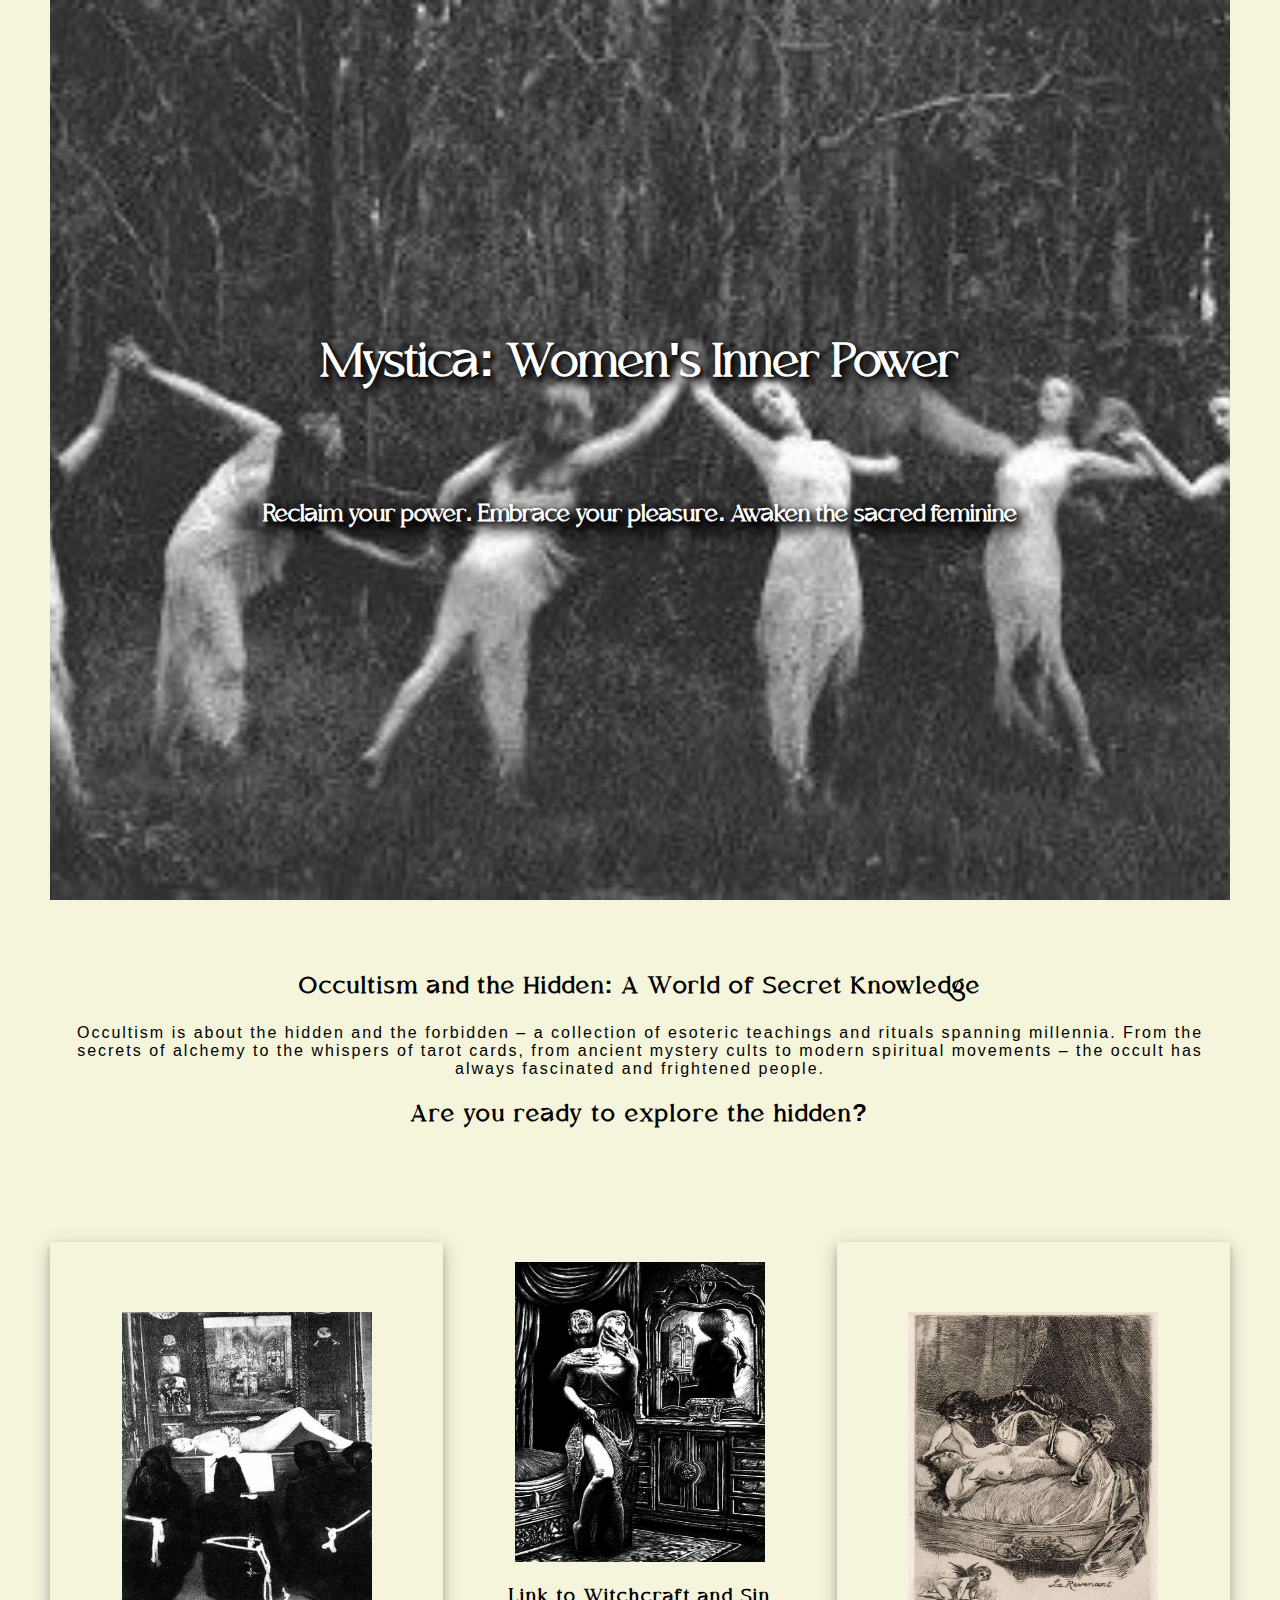
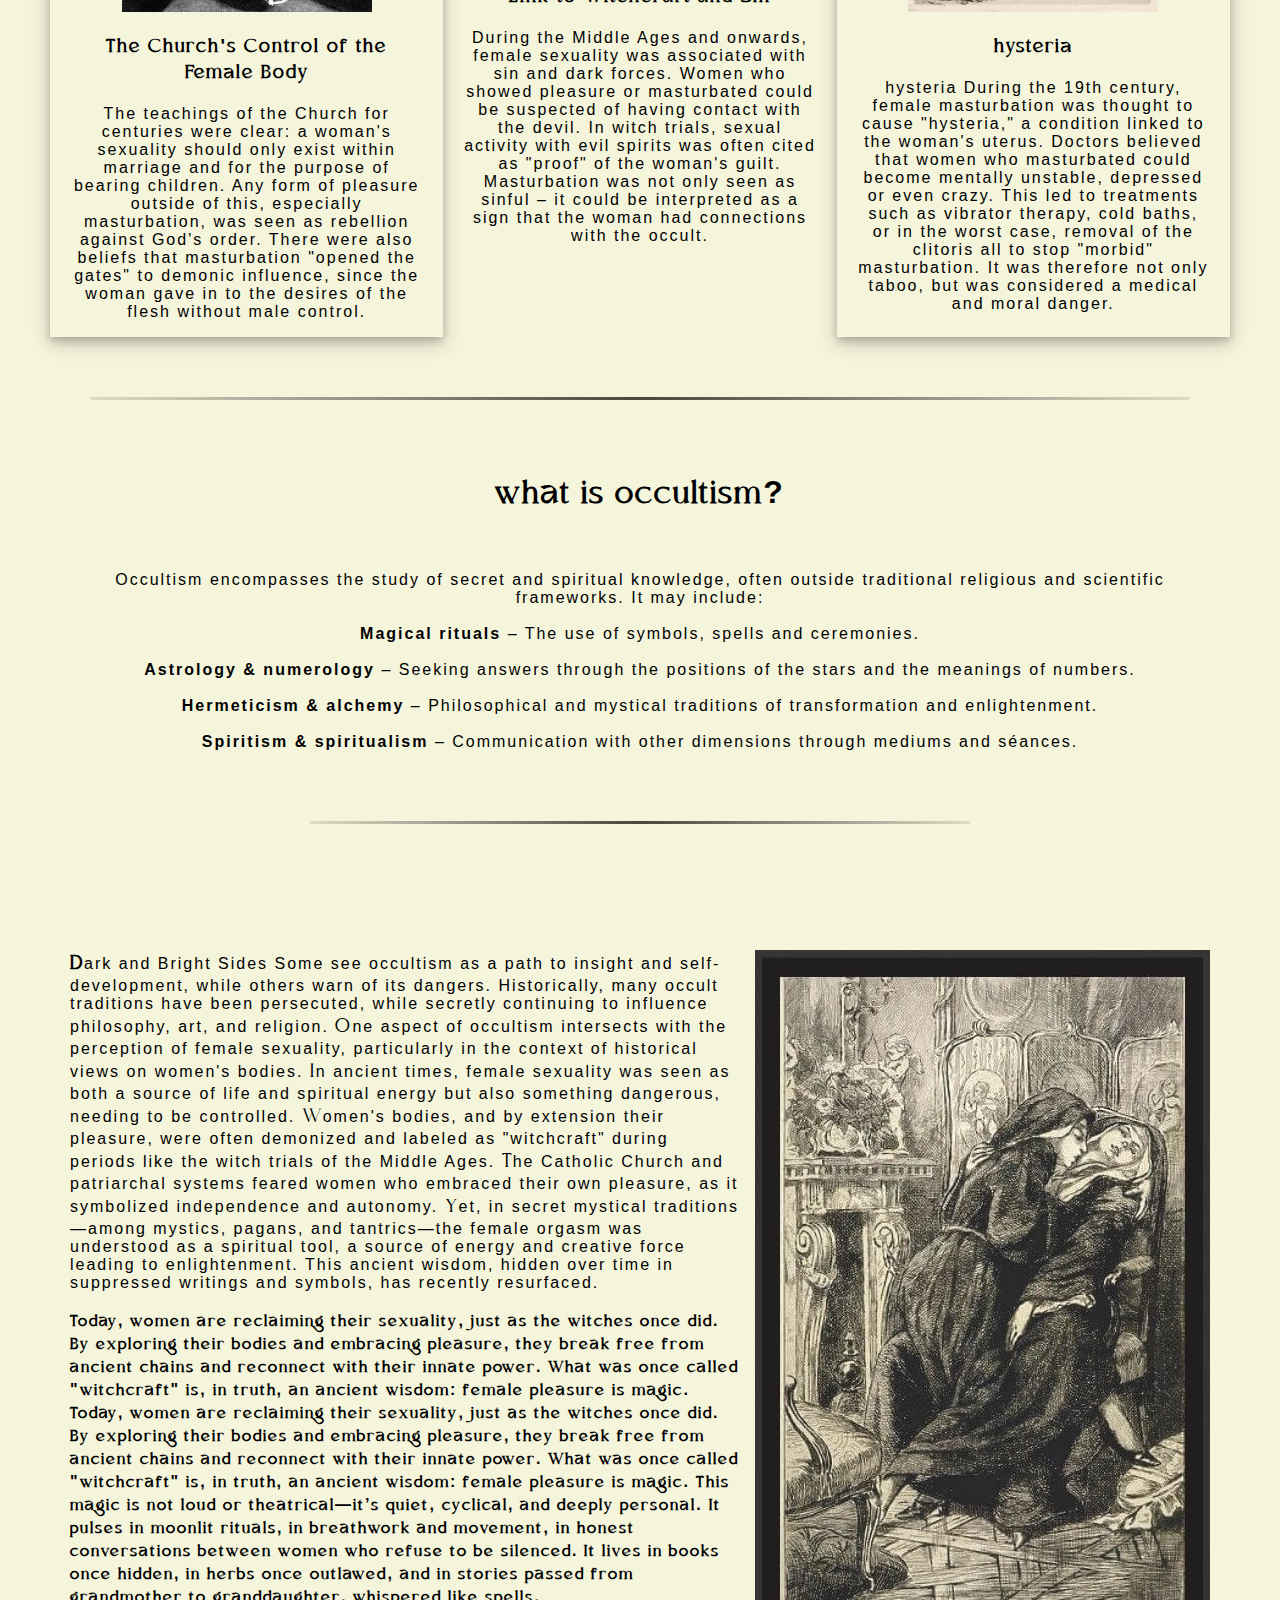
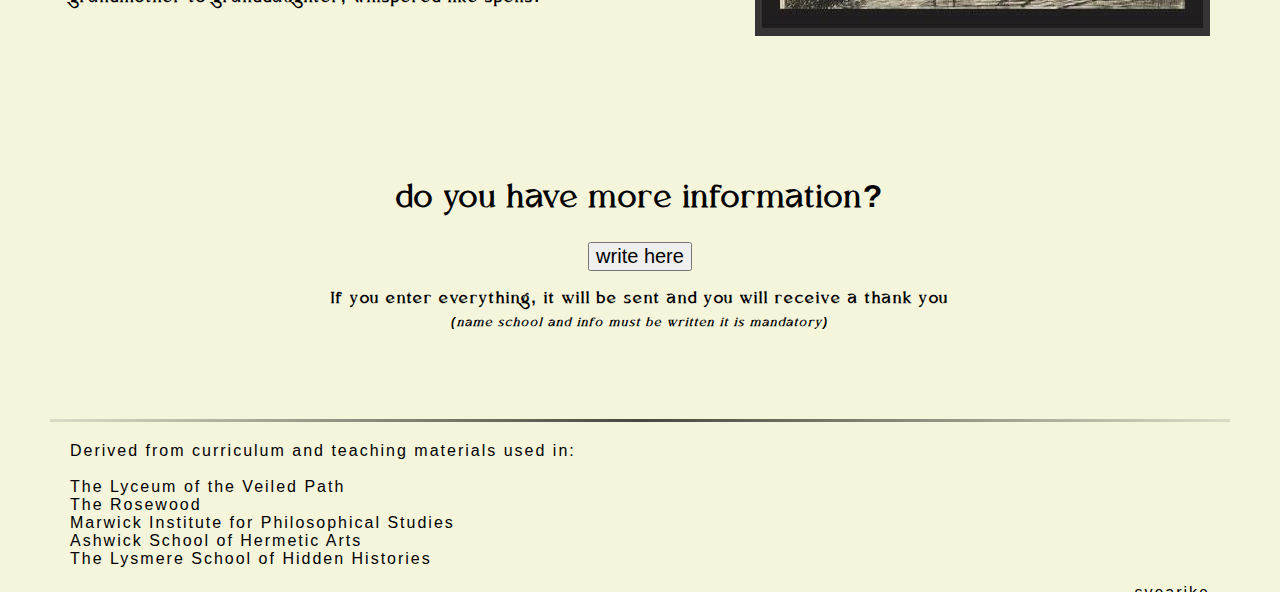
<file: index.html>
<!DOCTYPE html>
<html lang="en">
<head>
    <meta charset="UTF-8">
    <meta name="viewport" content="width=device-width, initial-scale=1.0">
    <title>Redirecting...</title>
    <meta http-equiv="refresh" content="0; url=ocult.html">
</head>
<body>
    <h1>hej hej hej</h1>
    <p>Du blir omdirigerad till <a href="ocult.html">ocult.html</a></p>
</body>
</html>
</file>
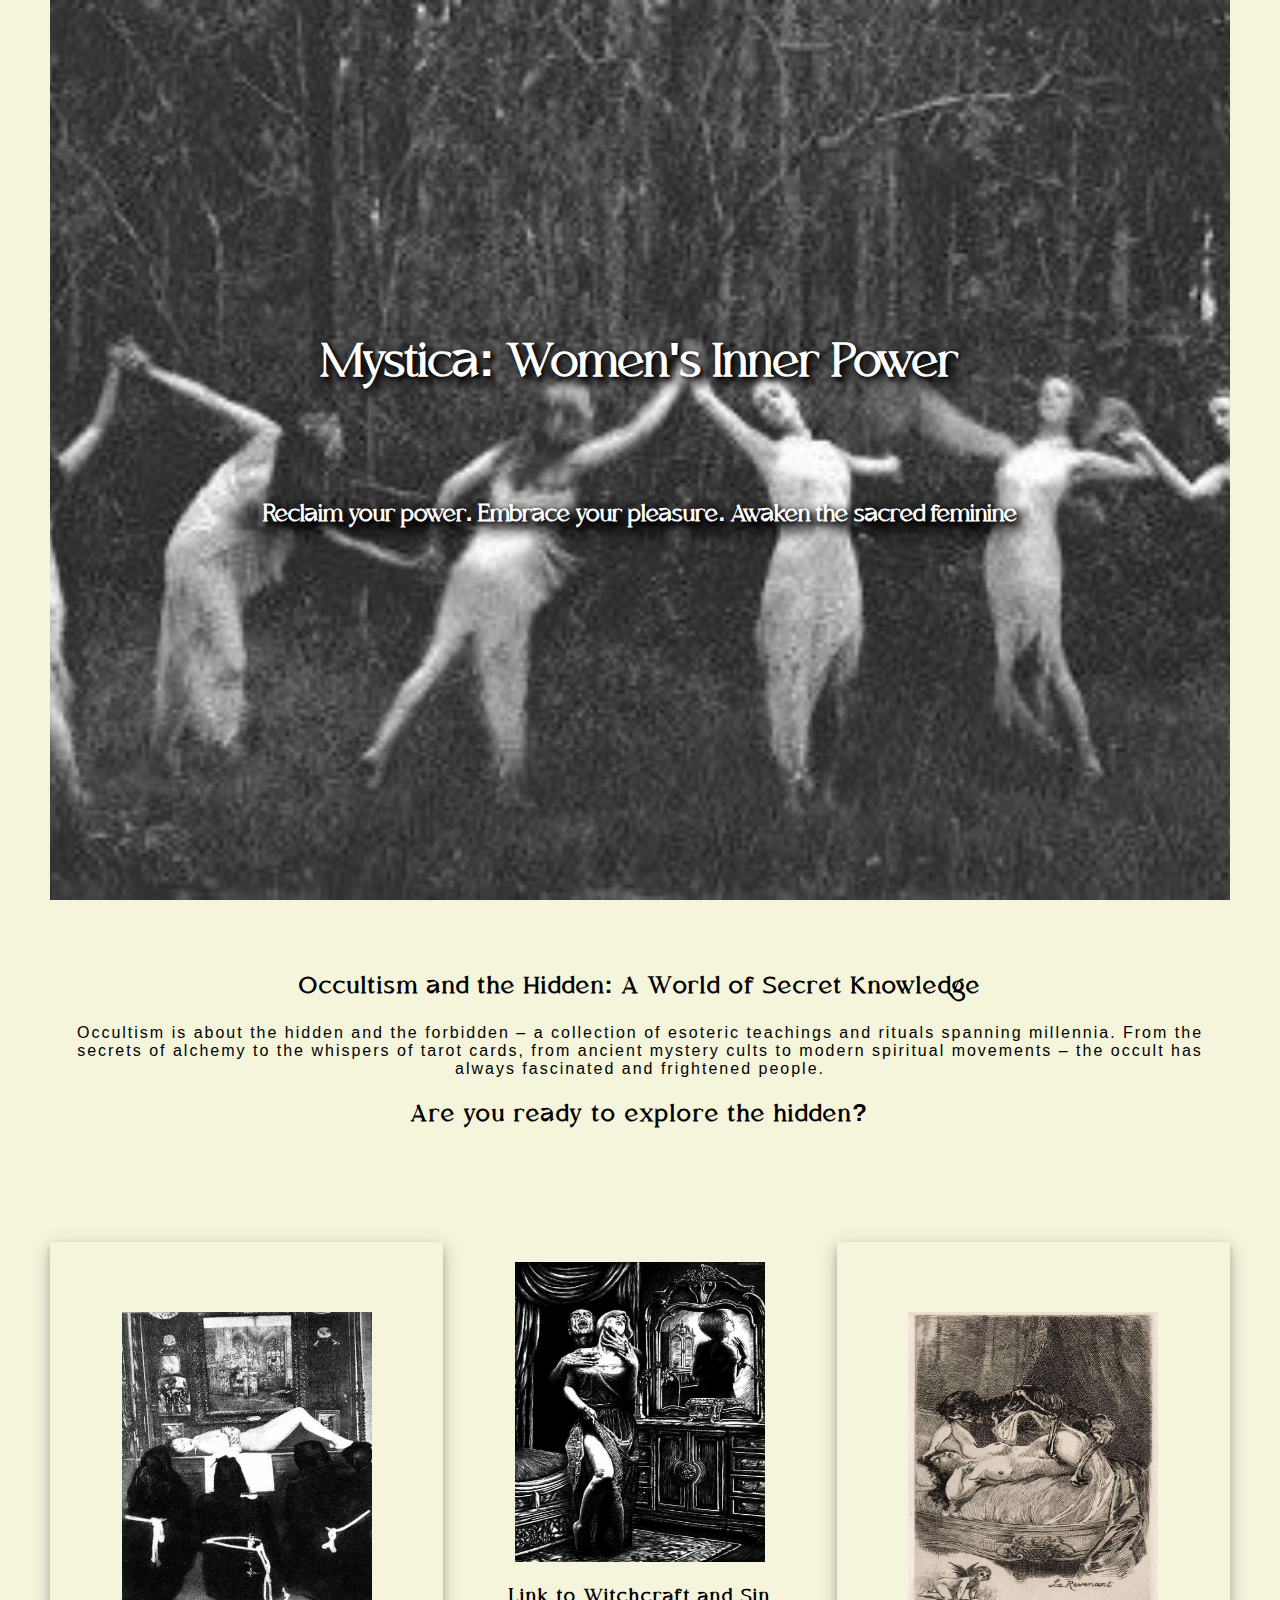
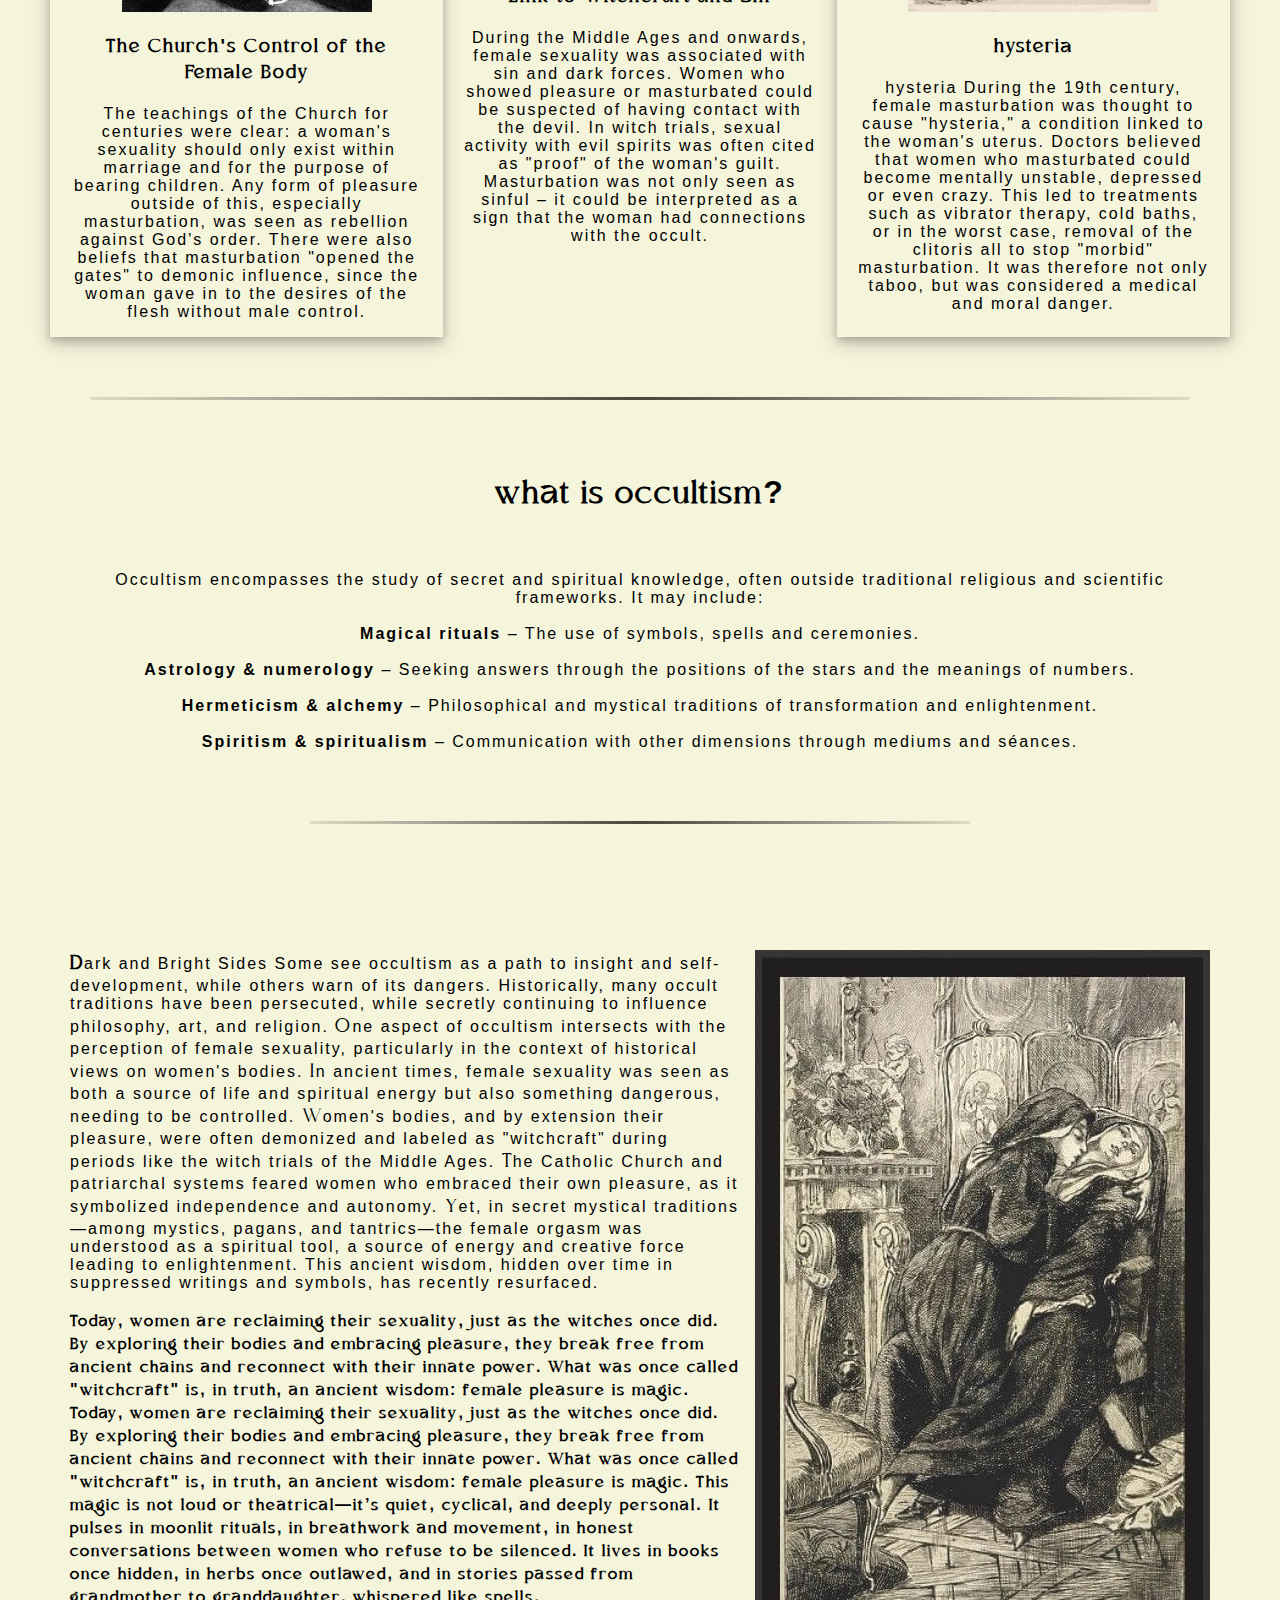
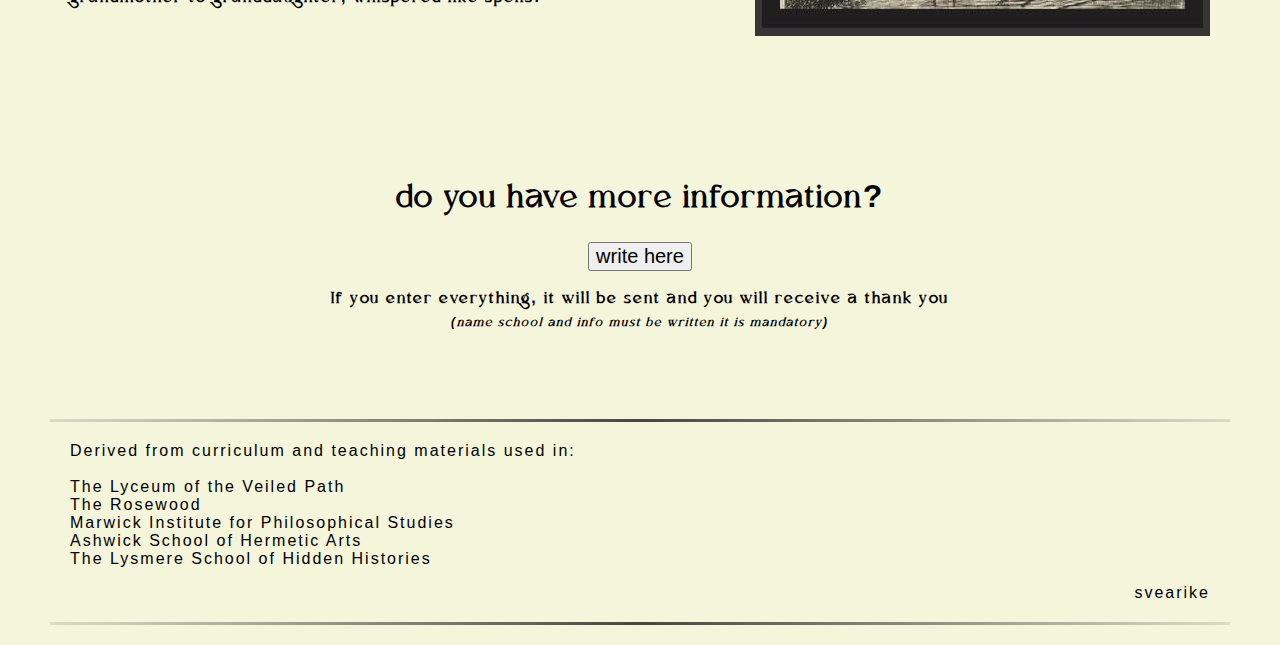
<file: ocult.html>
<!DOCTYPE html>
<html lang="en">
<head>
    <meta charset="UTF-8">
    <meta name="viewport" content="width=device-width, initial-scale=1.0">
    <link rel="stylesheet" href="ocult.css">
    <title>Ocult</title>
</head>
<body>
    <div class="hero">
       <h1>Mystica: Women's Inner Power</h1> 
       <h2>Reclaim your power. Embrace your pleasure. Awaken the sacred feminine</h2>
</div>

<div class="start">
    <h2>Occultism and the Hidden: A World of Secret Knowledge </h2>
    <p>
       Occultism is about the hidden and the forbidden – a collection of esoteric teachings and rituals spanning millennia. From the secrets of alchemy to the whispers of tarot cards, from ancient mystery cults to modern spiritual movements – the occult has always fascinated and frightened people.
    </p>
    <h2>Are you ready to explore the hidden?</h2>
</div>

<div class="row">
    <div class="column skall">
     <img src="nun.jpg" alt="" class="utt">
     <h3>The Church's Control of the Female Body</h3>
     <p>
      The teachings of the Church for centuries were clear: a woman's sexuality should only exist within marriage and for the purpose of 
      bearing children. Any form of pleasure outside of this, especially masturbation, was seen as rebellion against God's order. There were also beliefs
    that masturbation "opened the gates" to demonic influence, since the woman gave in to the desires of the flesh without male control.
</p>
    </div>
    <div class="column mitten"  >
     <img src="women_vimperie.jpg" alt="">
     <h3>Link to Witchcraft and Sin</h3>
     <p>
     During the Middle Ages and onwards, female sexuality was associated with sin and dark forces. Women who showed pleasure or masturbated
     could be suspected of having contact with the devil. In witch trials, sexual activity with evil spirits was often cited as "proof" 
     of the woman's guilt. Masturbation was not only seen as sinful – it could be interpreted as a sign that the woman had connections with the occult.
     </p>
    </div>
    <div class="column skall">
        <img src="tjej_skilet.jpg" alt="" class="utt">
        <h3>hysteria</h3>
        <p>hysteria
         During the 19th century, female masturbation was thought to cause "hysteria," a condition linked to the woman's uterus. Doctors believed that
         women who masturbated could become mentally unstable, depressed 
         or even crazy. This led to treatments such as vibrator therapy, cold baths, or in the worst case, removal of the clitoris 
         all to stop "morbid" masturbation. It was therefore not only taboo, but was considered a medical and moral danger.
        </p>
           </div>
  </div>
 
<div class="info">
    <hr class="divider">
    <h1>what is occultism? </h1>
    <br>
        <p>
        Occultism encompasses the study of secret and spiritual knowledge, often outside traditional religious and scientific frameworks. It may include:
        <br>
        <br>
       <span class="bl"> Magical rituals </span>– The use of symbols, spells and ceremonies.
        <br>
        <br>
       <span class="bl">Astrology & numerology</span> – Seeking answers through the positions of the stars and the meanings of numbers.
        <br>
        <br>
       <span class="bl">Hermeticism & alchemy </span>– Philosophical and mystical traditions of transformation and enlightenment.
        <br>
        <br>
       <span class="bl">Spiritism & spiritualism </span>– Communication with other dimensions through mediums and séances.
    </p>
        <hr class="divider-s">
</div>
<div class="info2">
  
    <p><img src="nunorlove.jpg" alt="" class="info2img">
        <span class="sbl">D</span>ark and Bright Sides
        Some see occultism as a path to insight and self-development, while others warn of its dangers. Historically, many occult traditions have been persecuted, while secretly continuing to influence philosophy, art, and religion.
        
        <span class="sl">O</span>ne aspect of occultism intersects with the perception of female sexuality, particularly in the context of historical views on women's bodies. <span class="sl">I</span>n ancient times, female sexuality was seen as both a source of life and spiritual energy but also something dangerous, needing to be controlled. <span class="sl">W</span>omen's bodies, and by extension their pleasure, were often demonized and labeled as "witchcraft" during periods like the witch trials of the Middle Ages. <span class="sl">T</span>he Catholic Church and patriarchal systems feared women who embraced their own pleasure, as it symbolized independence and autonomy.
        
         <span class="sl">Y</span>et, in secret mystical traditions—among mystics, pagans, and tantrics—the female orgasm was understood as a spiritual tool, a source of energy and creative force leading to enlightenment. This ancient wisdom, hidden over time in suppressed writings and symbols, has recently resurfaced.
        <br>
        <br>
        <span class="sblf">
        Today, women are reclaiming their sexuality, just as the witches once did. By exploring their bodies and embracing pleasure, they break free from ancient chains and reconnect with their innate power. What was once called "witchcraft" is, in truth, an ancient wisdom: female pleasure is magic.
        Today, women are reclaiming their sexuality, just as the witches once did. By exploring their bodies and embracing pleasure, they break free from ancient chains and reconnect with their innate power. What was once called "witchcraft" is, in truth, an ancient wisdom: female pleasure is magic.

        This magic is not loud or theatrical—it’s quiet, cyclical, and deeply personal. It pulses in moonlit rituals, in breathwork and movement, in honest conversations between women who refuse to be silenced. It lives in books once hidden, in herbs once outlawed, and in stories passed from grandmother to granddaughter, whispered like spells.
    </span>
    </p>

</div>
<div class="break"></div> 
<div class="du">
    <h1>do you have more information?</h1>
    <button class="button-du" onclick="getUserInfo()">write here</button>
    <p>If you enter everything, it will be sent and you will receive a thank you <br>
        <em class="fint">  (name school and info must be written it is mandatory)</em>
    </p>  
     
    <p id="demo"></p>
</div>


<!-- Popuprutan -->
<div id="overlay" class="overlay">
    <div class="popup">
      <h2>Write your information</h2>
      <input id="nameInput" type="text" placeholder="Name">
      <input id="schoolInput" type="text" placeholder="School or Company">
      <input id="infoInput" type="text" placeholder="Your info">
      <button onclick="submitInfo()">Send</button>
    </div>
  </div>
  
  <!-- Visar användarens text -->
 


<div class="kontakt">
    <hr class="divider slut">
<div class="skola">
    <p>
    Derived from curriculum and teaching materials used in:
    <br>
    <br>
    The Lyceum of the Veiled Path
    <br>
    The Rosewood
    <br>
    Marwick Institute for Philosophical Studies
    <br>
    Ashwick School of Hermetic Arts
    <br>
    The Lysmere School of Hidden Histories  
    </p>
</div>

<div class="plats">
    
    <p>svearike</p>
</div>
</div>
<hr class="divider">


<script>
function getUserInfo() {
  document.getElementById("overlay").style.display = "flex";
}

function submitInfo() {
  const name = document.getElementById("nameInput").value;
  const school = document.getElementById("schoolInput").value;
  const info = document.getElementById("infoInput").value;
if(name && school && info){
  document.getElementById("demo").innerHTML = `
    <strong>thank you ${name}</strong><br>
   
  `;}

  else {
    // Gör inget
    document.getElementById("demo").innerHTML = "";
  }
  document.getElementById("overlay").style.display = "none";
}

    
    </script>
</body>
</html>
</file>
<file: ocult.css>
@font-face {
    font-family: 'Moglan';
    src: url('Moglan_DEMO.ttf') format('truetype');
    font-weight: normal;
    font-style: normal;
}

body{
    background-color: beige;
    padding: 0;
    font-family: sans-serif;
    padding-left: 50px ;
    padding-right: 50px ;
    box-sizing: border-box;
    padding-top: 0;
    margin: 0;
}

.hero {
  display: flex;
  flex-direction: column;        /* ← Detta gör att innehållet staplas vertikalt */
  justify-content: center;
  align-items: center;

  height: 100vh;
  background-image: url(header.jpg);
  background-size: cover;
  background-position: center;
  background-attachment: fixed;

  
}
.hero h1 {
    transform: translateY(-50px); /* flyttar upp texten */
    color: white;
    font-size: 3rem;
    text-shadow:  
       2px 2px 4px rgba(0, 0, 0, 0.9),
       4px 4px 8px rgba(0, 0, 0, 0.8),
       6px 6px 12px rgba(0, 0, 0, 0.6);
    font-family: 'Moglan', sans-serif;
    font-weight: bold;
}
.hero h2{
  text-shadow:  rgb(0, 0, 1);
  font-family: 'Moglan', sans-serif;
  color: white;
  text-shadow:
    2px 2px 4px rgba(0, 0, 0, 0.9),
    4px 4px 8px rgba(0, 0, 0, 0.8),
    6px 6px 12px rgba(0, 0, 0, 0.6),
    8px 8px 14px rgba(0, 0, 0, 0.6),
    10px 10px 16px rgba(0, 0, 0, 0.6);

}
.start{
  text-align: center;
  padding-top: 50px;
  padding-bottom: 50px;
  
}
.start h2{
  font-family: 'Moglan', sans-serif;
  letter-spacing: 2px;
}

.row {
    display: flex;
    box-sizing: border-box;
    padding-top: 40px;
    text-align: center;
    align-items: stretch;
  }

  .row img{
    width: 250px;
    height: 300px;
  }
  .row h3,p{
    padding-left: 20px;
    padding-right: 20px;
    letter-spacing: 2px;
  }
  h3{
    font-family: 'Moglan', sans-serif;
  }
  .column {
   
    flex: 33%;
    align-items: center;
    margin: 0 auto;
  }
  .utt{
    padding-top: 70px;
  }
  .mitten{
    padding-top: 20px;
  }
  .skall{
    box-shadow: 0 4px 8px 0 rgba(0, 0, 0, 0.2), 0 6px 20px 0 rgba(0, 0, 0, 0.19);
    
  }

.info{
  padding: 40px;
  text-align: center;
  letter-spacing: 2px;
}
.info p{
  
  padding-bottom: 50px;
}
.info h1{
  
  font-family: 'Moglan', sans-serif;
  letter-spacing: 2px;
  font-weight: bold;
  padding-top: 50px;
}
.sblf{
  font-family: 'Moglan', sans-serif;
  letter-spacing: 2px;
  font-weight: bold;
 
}
.sbl{
  font-family: 'Moglan', sans-serif;
  letter-spacing: 2px;
  font-weight: bold;
  font-size: 20px;
}
.sl{
  font-family: 'Moglan', sans-serif;
  font-size: 20px;
}
.bl{
  font-weight: bold;
}

.du{
  text-align: center;
  padding-top: 100px;
  font-family: 'Moglan', sans-serif;
  letter-spacing: 2px;
  font-weight: bold;
  padding-bottom: 50px;
}
.fint{
  font-size: 12px;
}
.button-du{
  font-size: 20px;
}

.break {
  clear: both;
}
.overlay {
  position: fixed;
  top: 0; left: 0;
  width: 100%; height: 100%;
  background: rgba(0, 0, 0, 0.7);
  display: none;
  justify-content: center;
  align-items: center;
  z-index: 999;
}

.popup {
  background: white;
  padding: 20px 30px 20px 10px;
  border-radius: 10px;
  text-align: center;
  width: 350px;
  box-shadow: 0 0 10px black;
 
}

.popup input {
  display: block;
  width: 100%;
  padding: 10px;
  margin: 10px 0;
}

.popup button {
  margin-top: 10px;
  padding: 10px 20px;
}


.divider {
  border: none;
  height: 3px; /* Linjens tjocklek */
  background: linear-gradient(to right, rgba(0, 0, 0, 0.1), rgba(0, 0, 0, 0.712), rgba(0, 0, 0, 0.1)); /* Skuggeffekt från mitten */
  margin: 20px 0; /* Avstånd ovanför och under linjen */
  width: 100%; /* Bredden på linjen */
  margin-left: auto;
  margin-right: auto; /* Centrerar linjen */
}
.divider-s {
  border: none;
  height: 3px; /* Linjens tjocklek */
  background: linear-gradient(to right, rgba(0, 0, 0, 0.1), rgba(0, 0, 0, 0.712), rgba(0, 0, 0, 0.1)); /* Skuggeffekt från mitten */
  margin: 20px 0; /* Avstånd ovanför och under linjen */
  width: 60%;/* Bredden på linjen */
  margin-left: auto;
  margin-right: auto; /* Centrerar linjen */
}
.info2{
  letter-spacing: 2px;
  padding-top: 50px;
  padding-bottom: 30px;
}
.info2img{
  float: right;
  padding-left: 15px;
  padding-bottom: 10px;
}
.kontakt{
  display: inline;
}

.plats{
  text-align: right;
}


@media (max-width: 890px) {
  body{
    background-color: beige;
    
    font-family: sans-serif;
    
    box-sizing: border-box;
    padding-top: 0;
    margin: 0;
}
  hero {
    display: flex;
          
    
    align-items: center;
  
    height: 100vh;
    background-image: url(header.jpg);
    background-size: cover;
    background-position: center;
   
    
    
  }
  .hero h1 {
      transform: translateY(-50px); /* flyttar upp texten */
      color: white;
      font-size: 2,5rem;
      text-shadow:  
         2px 2px 4px rgba(0, 0, 0, 0.9),
         4px 4px 8px rgba(0, 0, 0, 0.8),
         6px 6px 12px rgba(0, 0, 0, 0.6);
      font-family: 'Moglan', sans-serif;
      font-weight: bold;
      letter-spacing: 3px;
      text-align: center;
  }
  .hero h2{
    text-align: center;
    letter-spacing: 3px;
    font-family: 'Moglan', sans-serif;
    font-size: 15px;
    color: white;
    text-shadow:
      2px 2px 4px rgba(0, 0, 0, 0.9),
      4px 4px 8px rgba(0, 0, 0, 0.8),
      6px 6px 12px rgba(0, 0, 0, 0.6),
      8px 8px 14px rgba(0, 0, 0, 0.6),
      10px 10px 16px rgba(0, 0, 0, 0.6);
  
  }
  
  .row {
    display: block;
    box-sizing: border-box;
    padding-top: 40px;
    text-align: center;
    align-items: stretch;
    overflow-x: none;
    
  }
 

  .row img{
    width: 250px;
    height: 300px;
  }
  .row h3,p{
    padding-left: 20px;
    padding-right: 20px;
    letter-spacing: 2px;
    padding-bottom: 10px;
  }
  h3{
    font-family: 'Moglan', sans-serif;
  }
 
 
  .skall{
    box-shadow: 0 4px 8px 0 rgba(0, 0, 0, 0.2), 0 6px 20px 0 rgba(0, 0, 0, 0.19);
    
  }
  .info2img{
    width: 300px;
    float: right;
    padding-left: 15px;
    padding-bottom: 10px;
  }
}
@media (max-width: 650px){

  
  .hero h1 {
    transform: translateY(-50px); /* flyttar upp texten */
    color: white;
    font-size: 2,5rem;
    text-shadow:  
       2px 2px 4px rgba(0, 0, 0, 0.9),
       4px 4px 8px rgba(0, 0, 0, 0.8),
       6px 6px 12px rgba(0, 0, 0, 0.6);
    font-family: 'Moglan', sans-serif;
    font-weight: bold;
    letter-spacing: 3px;
    text-align: center;
}
.hero h2{
  text-align: center;
  letter-spacing: 3px;
 font-family: sans-serif;
  font-size: 15px;
  color: white;
  text-shadow:
    2px 2px 4px rgba(0, 0, 0, 0.9),
    4px 4px 8px rgba(0, 0, 0, 0.8),
    6px 6px 12px rgba(0, 0, 0, 0.6),
    8px 8px 14px rgba(0, 0, 0, 0.6),
    10px 10px 16px rgba(0, 0, 0, 0.6);

}

.info2img{
  display: block;
  margin-left: auto;
  margin-right: auto;
  width: 100%;

  float: none;
}
.info2 p{
  padding-top: 20px;
  align-items: center;
}

}
@media (max-width: 460px){
  body{
    background-color: beige;
    padding: 0;
    font-family: sans-serif;
    padding-left: 0 ;
    padding-right: 0 ;
    box-sizing: border-box;
    padding-top: 0;
    margin: 0;
}

.hero {
  display: flex;
  flex-direction: column;        /* ← Detta gör att innehållet staplas vertikalt */
  justify-content: center;
  align-items: center;

  height: 100vh;
  background-image: url(header.jpg);
  background-size: cover;
  background-position: center;
  background-attachment: fixed;

  
}
 
  .hero h1 {
    transform: translateY(-50px); /* flyttar upp texten */
    color: white;
    font-size: 2,2rem;
    text-shadow:  
       2px 2px 4px rgba(0, 0, 0, 0.9),
       4px 4px 8px rgba(0, 0, 0, 0.8),
       6px 6px 12px rgba(0, 0, 0, 0.6);
    font-family: 'Moglan', sans-serif;
    font-weight: bold;
    letter-spacing: 3px;
    text-align: center;
}
.hero h2{
  display: none;
 
}
.info2{
  padding: none;
  text-align: center;
}

.info2img{

  width: 100%;
  display: block;
  margin-left: auto;
  margin-right: auto;
  padding: 0;
  
}
 }
</file>
